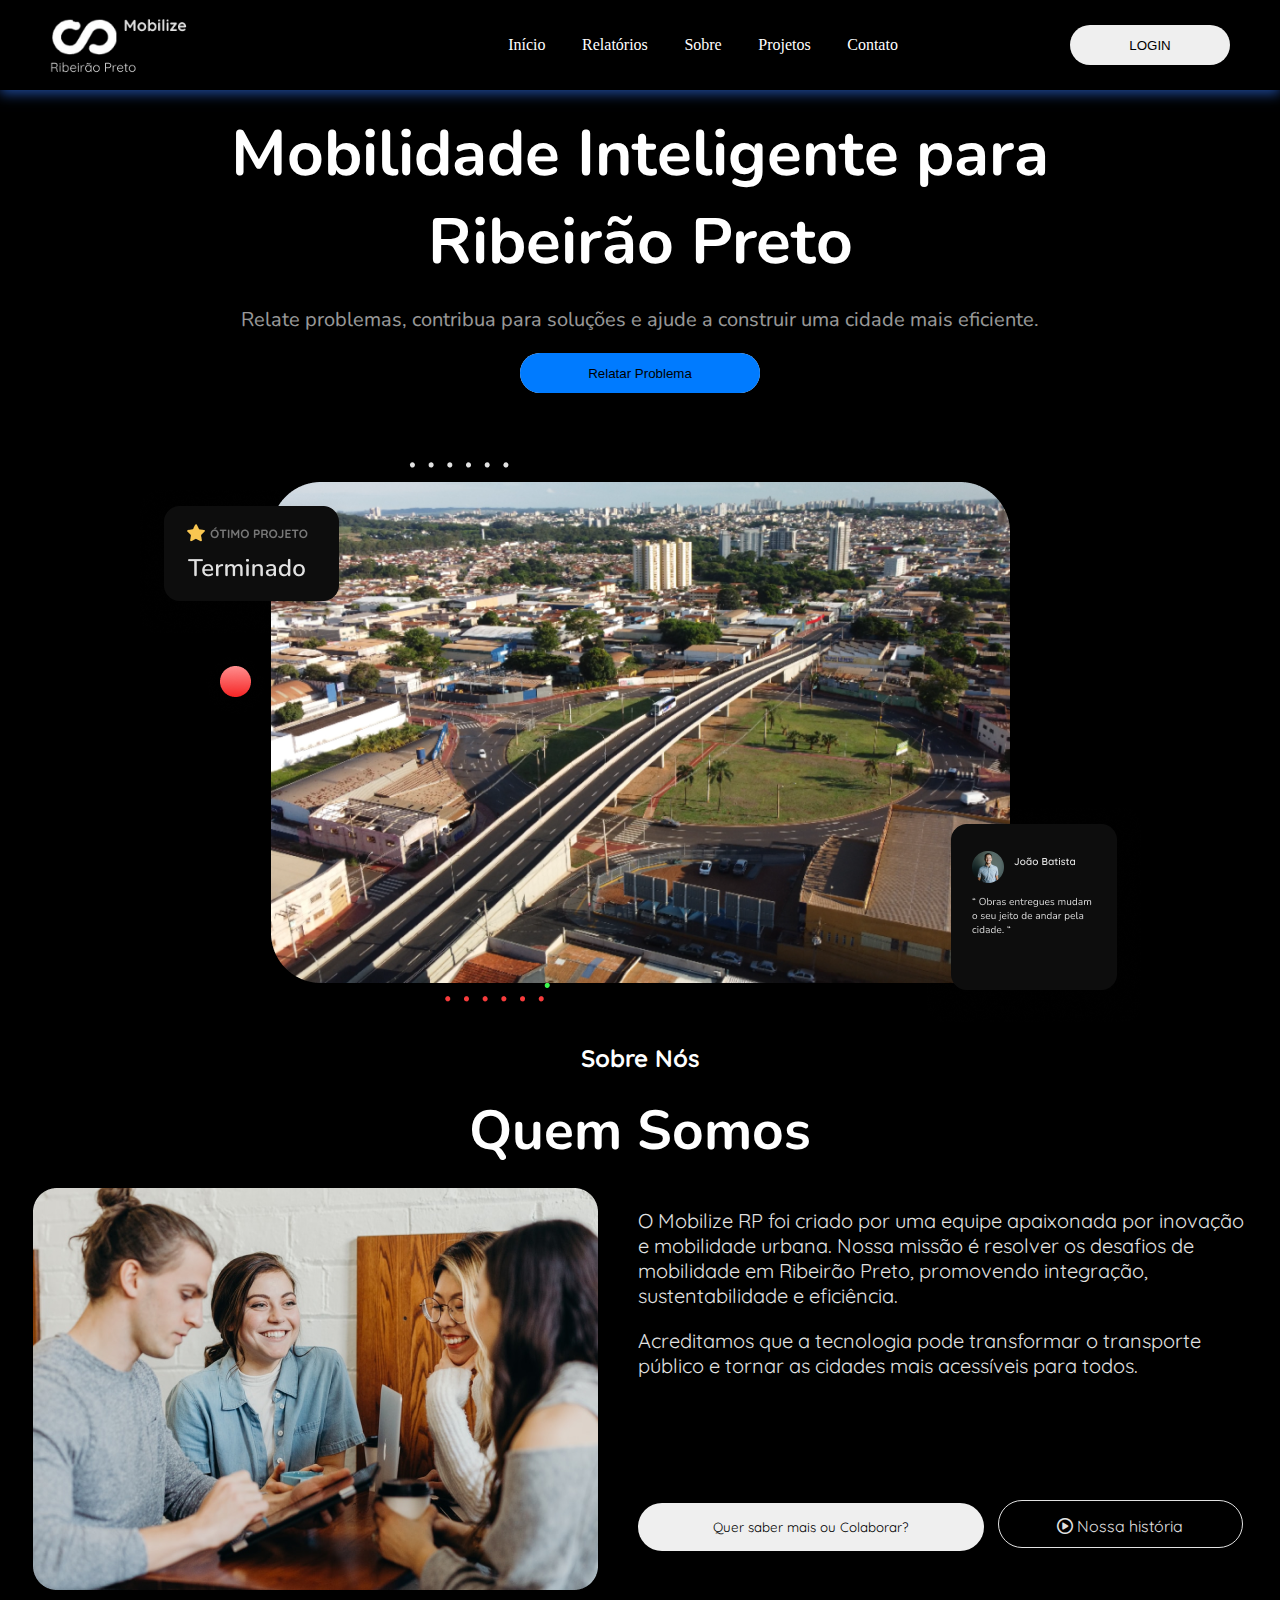
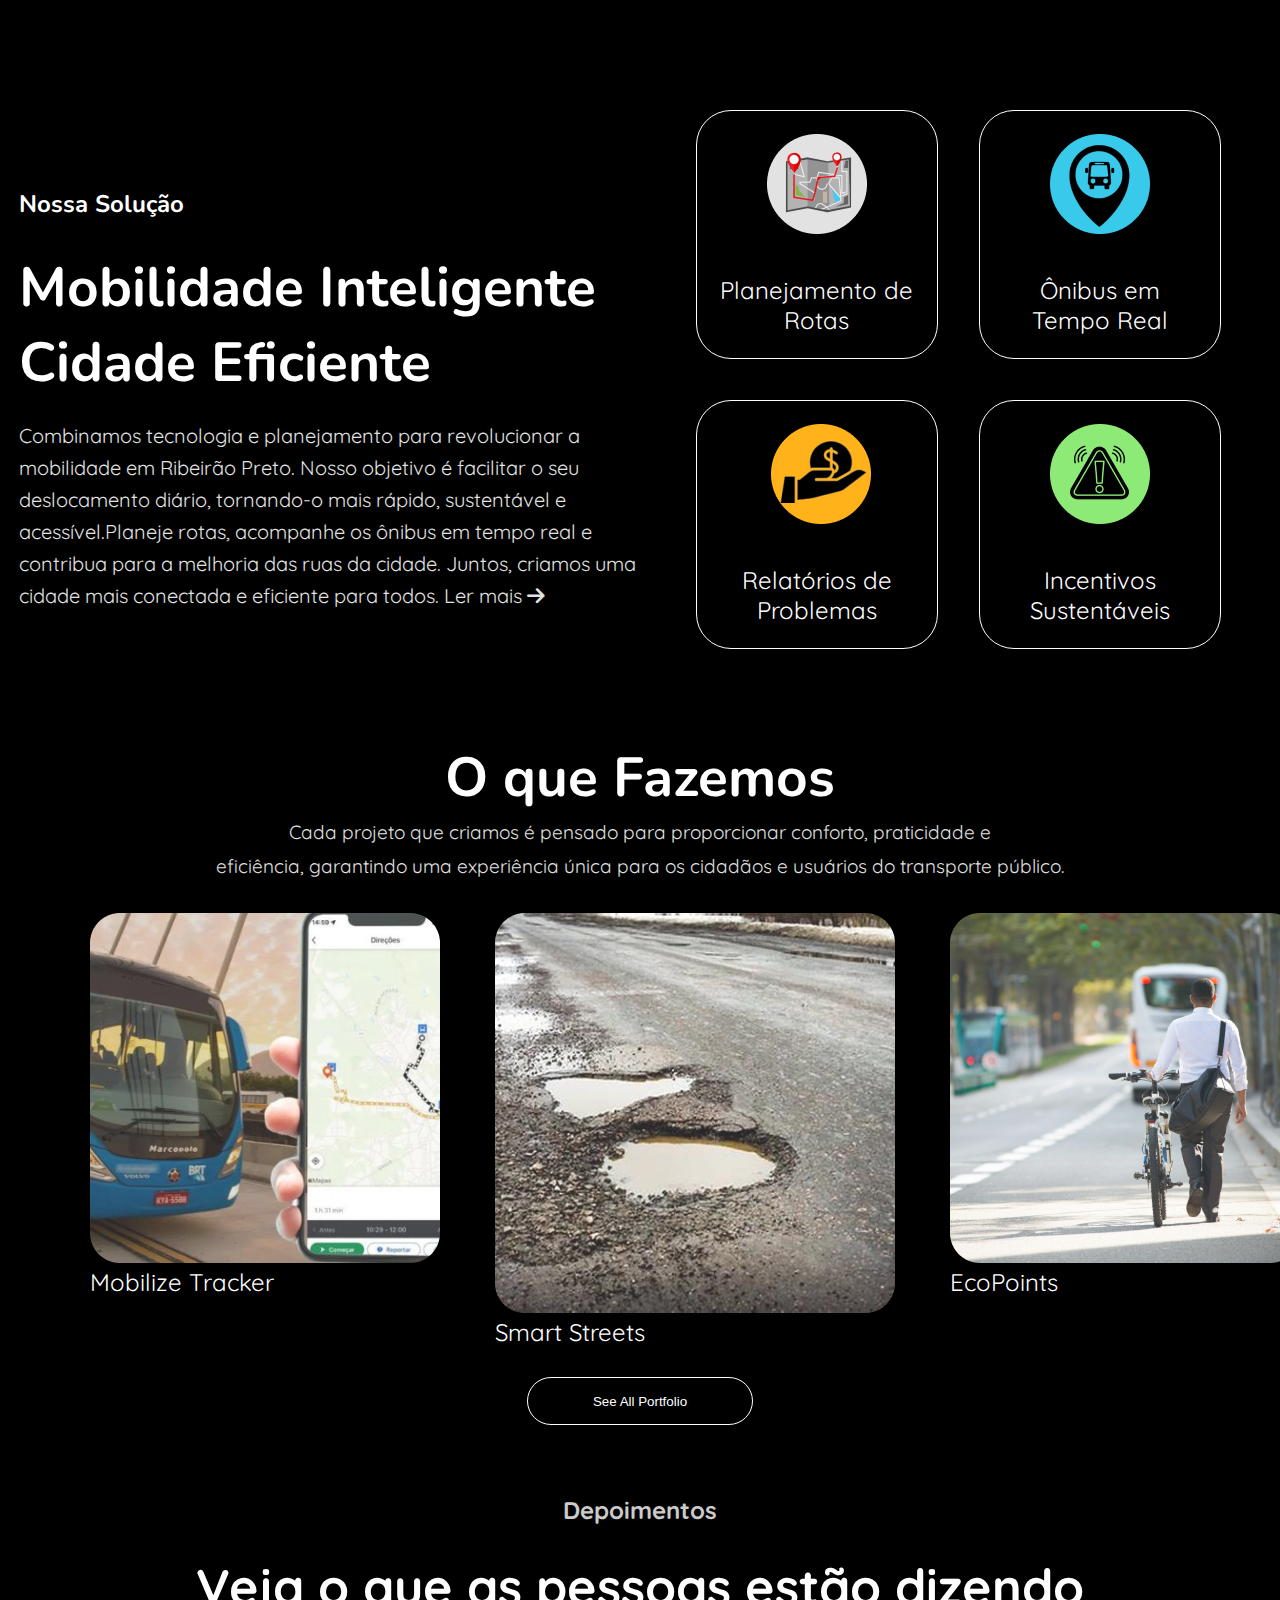
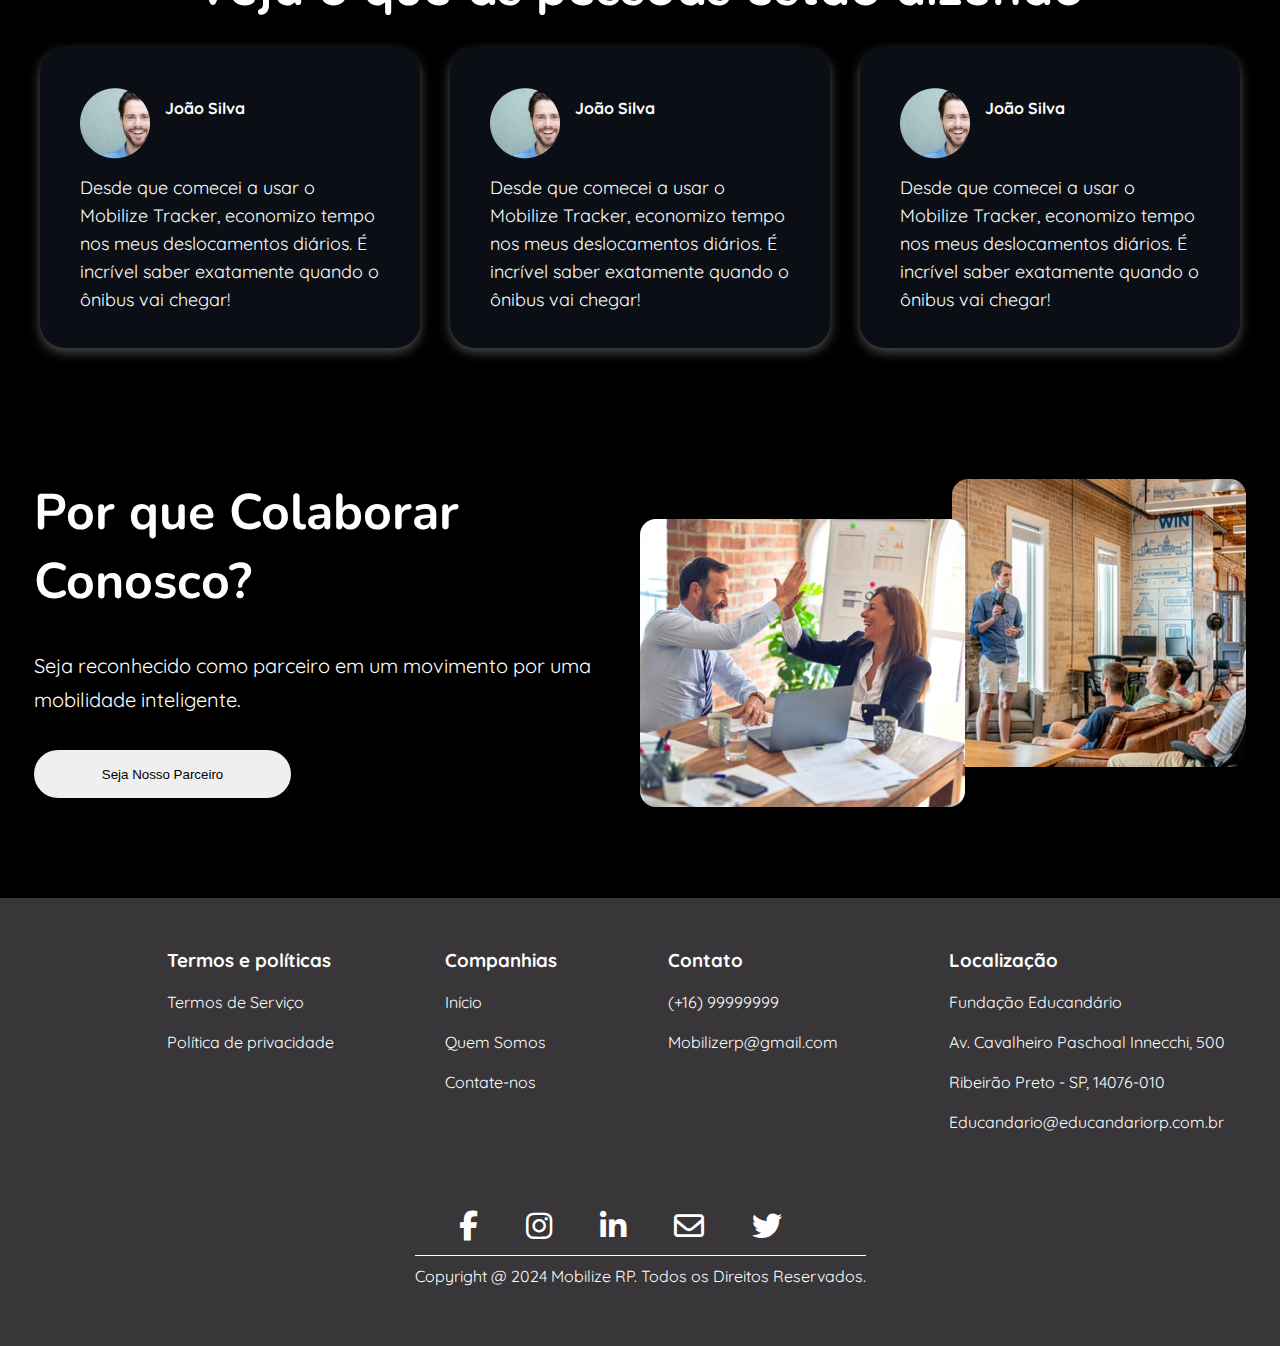
<file: index.html>
<!DOCTYPE html>
<html lang="pt-br">
<head>
    <meta charset="UTF-8">
    <meta name="viewport" content="width=device-width, initial-scale=1.0">
    <link rel="stylesheet" href="style.css">
    <link rel="stylesheet" href="https://cdnjs.cloudflare.com/ajax/libs/font-awesome/6.7.1/css/all.min.css">
    <script src="script.js" defer></script>
    <title>Projeto Hackathon</title>
</head>
<body>
    <header>
        <nav class="navegacao-cabecalho">
            <img src="img/Frame 3.png" alt="">
            <ul class="lista-cabecalho">
                <li class="itens-cabecalho"><a href="#">Início</a></li>
                <li class="itens-cabecalho"><a href="#">Relatórios</a></li>
                <li class="itens-cabecalho"><a href="#">Sobre</a></li>
                <li class="itens-cabecalho"><a href="#">Projetos</a></li>
                <li class="itens-cabecalho"><a href="#">Contato</a></li>
            </ul>
            <button class="btn-login" id="open-login-popup"><a href="#">LOGIN</a></button>

        </nav>
    </header>

    <main>
        <div class="container-principal">
            <h1>Mobilidade Inteligente para <br> Ribeirão Preto</h1>
            <p>Relate problemas, contribua para soluções e ajude a construir uma cidade mais eficiente.</p>
            <button><a href="#">Relatar Problema</a></button>
        </div>
        <div class="img-principal">
            <img class="img-principal-1" src="img/Frame 27.png" alt="">
        </div>
    </main>

    <section class="sobre">
        <h3 class="subtitulo-sobre">Sobre Nós</h3>
        <h2 class="titulo-sobre">Quem Somos</h2>
        <img src="img/Rectangle 832.png" alt="">
        <div class="container-texto-sobre">
            <p class="texto-sobre">O Mobilize RP foi criado por uma equipe apaixonada por inovação e mobilidade urbana. Nossa missão é resolver os desafios de mobilidade em Ribeirão Preto, promovendo integração, sustentabilidade e eficiência.</p>
            <p class="texto-sobre">Acreditamos que a tecnologia pode transformar o transporte público e tornar as cidades mais acessíveis para todos.</p>
            <button class="btn-sobre"><a href="#">Quer saber mais ou Colaborar?</a></button>
            <button class="btn-sobre dois">
                <a href="#">
                    <i class="fa-regular fa-circle-play"></i>
                    Nossa história
                </a>
            </button>
        </div>
    </section>

    <section class="solucao">
        <div class="texto-solucao">
            <h3 class="subtitulo-solucao">Nossa Solução</h3>
            <h2 class="titulo-solucao">Mobilidade Inteligente Cidade Eficiente</h2>
            <p class="paragrafo-solucao">Combinamos tecnologia e planejamento para revolucionar a mobilidade em Ribeirão Preto. Nosso objetivo é facilitar o seu deslocamento diário, tornando-o mais rápido, sustentável e acessível.Planeje rotas, acompanhe os ônibus em tempo real e contribua para a melhoria das ruas da cidade. Juntos, criamos uma cidade mais conectada e eficiente para todos. <span>Ler mais <i class="fa-solid fa-arrow-right"></i></span></p>
        </div>
        <div class="itens-solucao">
            <div class="divisoria-solucao">
                <div class="item-solucao">
                    <img src="img/Group 2117.png" alt="">
                    <p>Planejamento de Rotas</p>
                </div>
                <div class="item-solucao">
                    <img src="img/Group 2119.png" alt="">
                    <p>Ônibus em Tempo Real</p>
                </div>
            </div>
            <div class="divisoria-solucao">
                <div class="item-solucao">
                    <img src="img/Group 2120.png" alt="">
                    <p>Relatórios de Problemas</p>
                </div>
                <div class="item-solucao">
                    <img src="img/Group 2121.png" alt="">
                    <p>Incentivos Sustentáveis</p>
                </div>
            </div>
            
        </div>
    </section>

    <section class="projetos">
        <h2 class="titulo-projetos">
            O que Fazemos
        </h2>
        <p class="paragrafo-projetos">
            Cada projeto que criamos é pensado para proporcionar conforto, praticidade e <br> eficiência, garantindo uma experiência única para os cidadãos e usuários do transporte público.
        </p>
        <div class="itens-projetos">
            <div class="item-projetos">
                <img src="img/Rectangle 834.png" alt="">
                <p>Mobilize Tracker</p>
            </div>
            <div class="item-projetos">
                <img src="img/Group 2152.png" alt="">
                <p>Smart Streets</p>
            </div>
            <div class="item-projetos">
                <img src="img/Group 2154.png" alt="">
                <p>EcoPoints</p>
            </div>
        </div>
        <button class="btn-projetos"><a href="#">See All Portfolio</a></button>
    </section>

    <section class="depoimentos">
        <h3>Depoimentos</h3>
        <h2>Veja o que as pessoas estão dizendo</h2>
        <div class="itens-depoimentos">
            <div class="item-depoimentos">
                    <div class="pessoa">
                        <img src="img/Ellipse 57.png" alt="">
                        <h4>João Silva</h4>
                    </div>
                    <p class="texto-depoimentos">
                        Desde que comecei a usar o Mobilize Tracker, economizo tempo nos meus deslocamentos diários. É incrível saber exatamente quando o ônibus vai chegar! 
                    </p>
            </div>
            <div class="item-depoimentos">
                    <div class="pessoa">
                        <img src="img/Ellipse 57.png" alt="">
                        <h4>João Silva</h4>
                    </div>
                    <p class="texto-depoimentos">
                        Desde que comecei a usar o Mobilize Tracker, economizo tempo nos meus deslocamentos diários. É incrível saber exatamente quando o ônibus vai chegar! 
                    </p>
            </div>
            <div class="item-depoimentos">
                    <div class="pessoa">
                        <img src="img/Ellipse 57.png" alt="">
                        <h4>João Silva</h4>
                    </div>
                    <p class="texto-depoimentos">
                        Desde que comecei a usar o Mobilize Tracker, economizo tempo nos meus deslocamentos diários. É incrível saber exatamente quando o ônibus vai chegar! 
                    </p>
            </div>
        </div>
    </section>
    <section class="parceria">
        <div class="container-texto-parceria">
            <h2 class="titulo-parceria">
                Por que Colaborar Conosco?
            </h2>
            <p class="paragrafo-parceria">
                Seja reconhecido como parceiro em um movimento por uma mobilidade inteligente.
            </p>
            <button class="btn-parceria">
                <a href="">Seja Nosso Parceiro</a>
            </button>
        </div>
        <img class="img-1-parceria" src="img/Rectangle 839.png" alt="">
        <img src="img/Rectangle 840.png" alt="">
    </section>
    <footer>
        <ul class="lista-rodape">
            <li class="logo-rodape">

            </li>
            <li class="itens-rodape">
                <h3 class="titulo-rodape">Termos e políticas</h3>
                <p>Termos de Serviço</p>
                <p>Política de privacidade</p>
            </li>
            <li class="itens-rodape">
                <h3 class="titulo-rodape">Companhias</h3>
                <p>Início</p>
                <p>Quem Somos</p>
                <p>Contate-nos</p>
            </li>
            <li class="itens-rodape">
                <h3 class="titulo-rodape">Contato</h3>
                <p>(+16) 99999999</p>
                <p>Mobilizerp@gmail.com</p>
            </li>
            <li class="itens-rodape">
                <h3 class="titulo-rodape">Localização</h3>
                <p>Fundação Educandário</p>
                <p>Av. Cavalheiro Paschoal Innecchi, 500</p>
                <p>Ribeirão Preto - SP, 14076-010</p>
                <p>Educandario@educandariorp.com.br</p>
            </li>
        </ul>
        <ul class="lista-sociais-rodape">
            <li class="itens-sociais-rodape">
                <a href="#">
                    <i class="fa-brands fa-facebook-f"></i>
                </a>
                <a href="#">
                    <i class="fa-brands fa-instagram"></i>
                </a>
                <a href="#">
                    <i class="fa-brands fa-linkedin-in"></i>
                </a>
                <a href="#">
                    <i class="fa-regular fa-envelope"></i>
                </a>
                <a href="#">
                    <i class="fa-brands fa-twitter"></i>
                </a>
            </li>
            <li class="itens-sociais-rodape">
                <p>Copyright @ 2024 Mobilize RP. Todos os Direitos Reservados.</p>
            </li>
        </ul>
    </footer>

    <!-- Popup de Login -->
    <div class="popup-overlay" id="login-popup">
        <div class="popup-content" id="popup-content">
            <h1 class="titulo-login">Bem-vindo!</h1>
            <p class="paragrafo-login">Faça login para continuar.</p>
            <form action="#" method="POST" class="form-login">
                <label for="email" class="label-login">E-mail</label>
                <input type="email" id="email" name="email" class="input-login" placeholder="Digite seu e-mail" required>
    
                <label for="senha" class="label-login">Senha</label>
                <input type="password" id="senha" name="senha" class="input-login" placeholder="Digite sua senha" required>
                <a href="/pag-cadastro/index.html" class="paragrafo-cadastro">Faça seu Cadastro</a>
    
                <button type="submit" class="btn-login-popup">Entrar</button>
            </form>
            <button class="btn-close-popup" id="close-login-popup">Fechar</button>
        </div>
    </div>
    
    <script src="auth/login.js"></script>
</body>
</html>
</file>
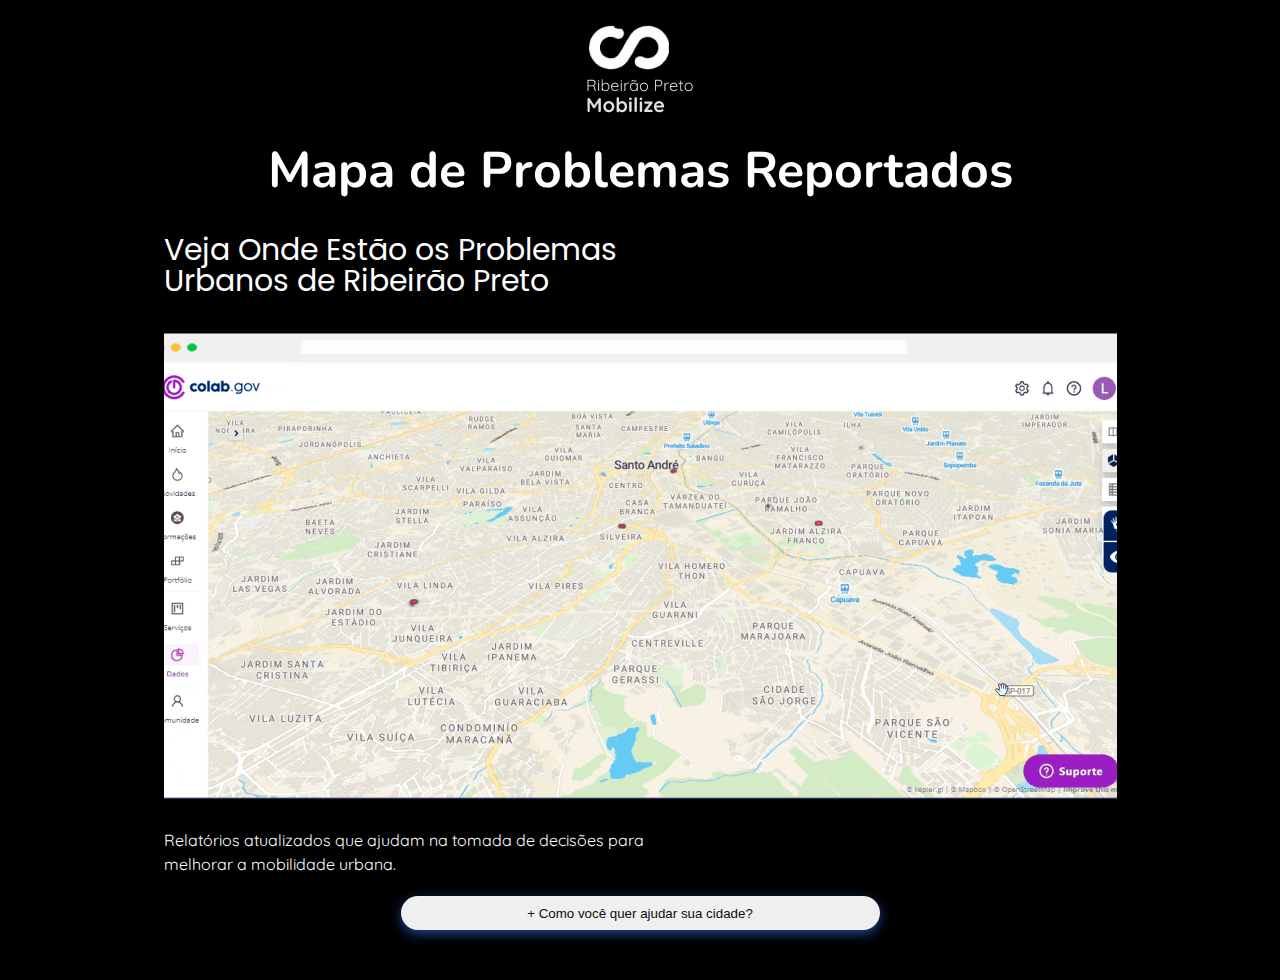
<file: pag-ralatorio/index.html>
<!DOCTYPE html>
<html lang="pt-br">
<head>
    <meta charset="UTF-8">
    <meta name="viewport" content="width=device-width, initial-scale=1.0">
    <link rel="stylesheet" href="style.css">
    <title>Relatórios</title>
</head>
<body>
    <header>
        <img src="img/Component 1.png" alt="">
    </header>
    <section class="relatorio">
        <div class="container-relatorio">
            <h1 class="titulo-relatorio">
                Mapa de Problemas Reportados
            </h1>
            <p class="paragrafo-relatorio">
                Veja Onde Estão os Problemas <br> Urbanos de Ribeirão Preto
            </p>
            <img src="img/GIF_INTERFACE_COLABGOV 1.png" alt="">
            <p class="texto-relatorio">
                Relatórios atualizados que ajudam na tomada de decisões para <br>melhorar a mobilidade urbana.
            </p>
            <button class="btn-relatorio">
                <a href="#">+ Como você quer ajudar sua cidade?</a>
            </button>
        </div>
    </section>
</body>
</html>
</file>
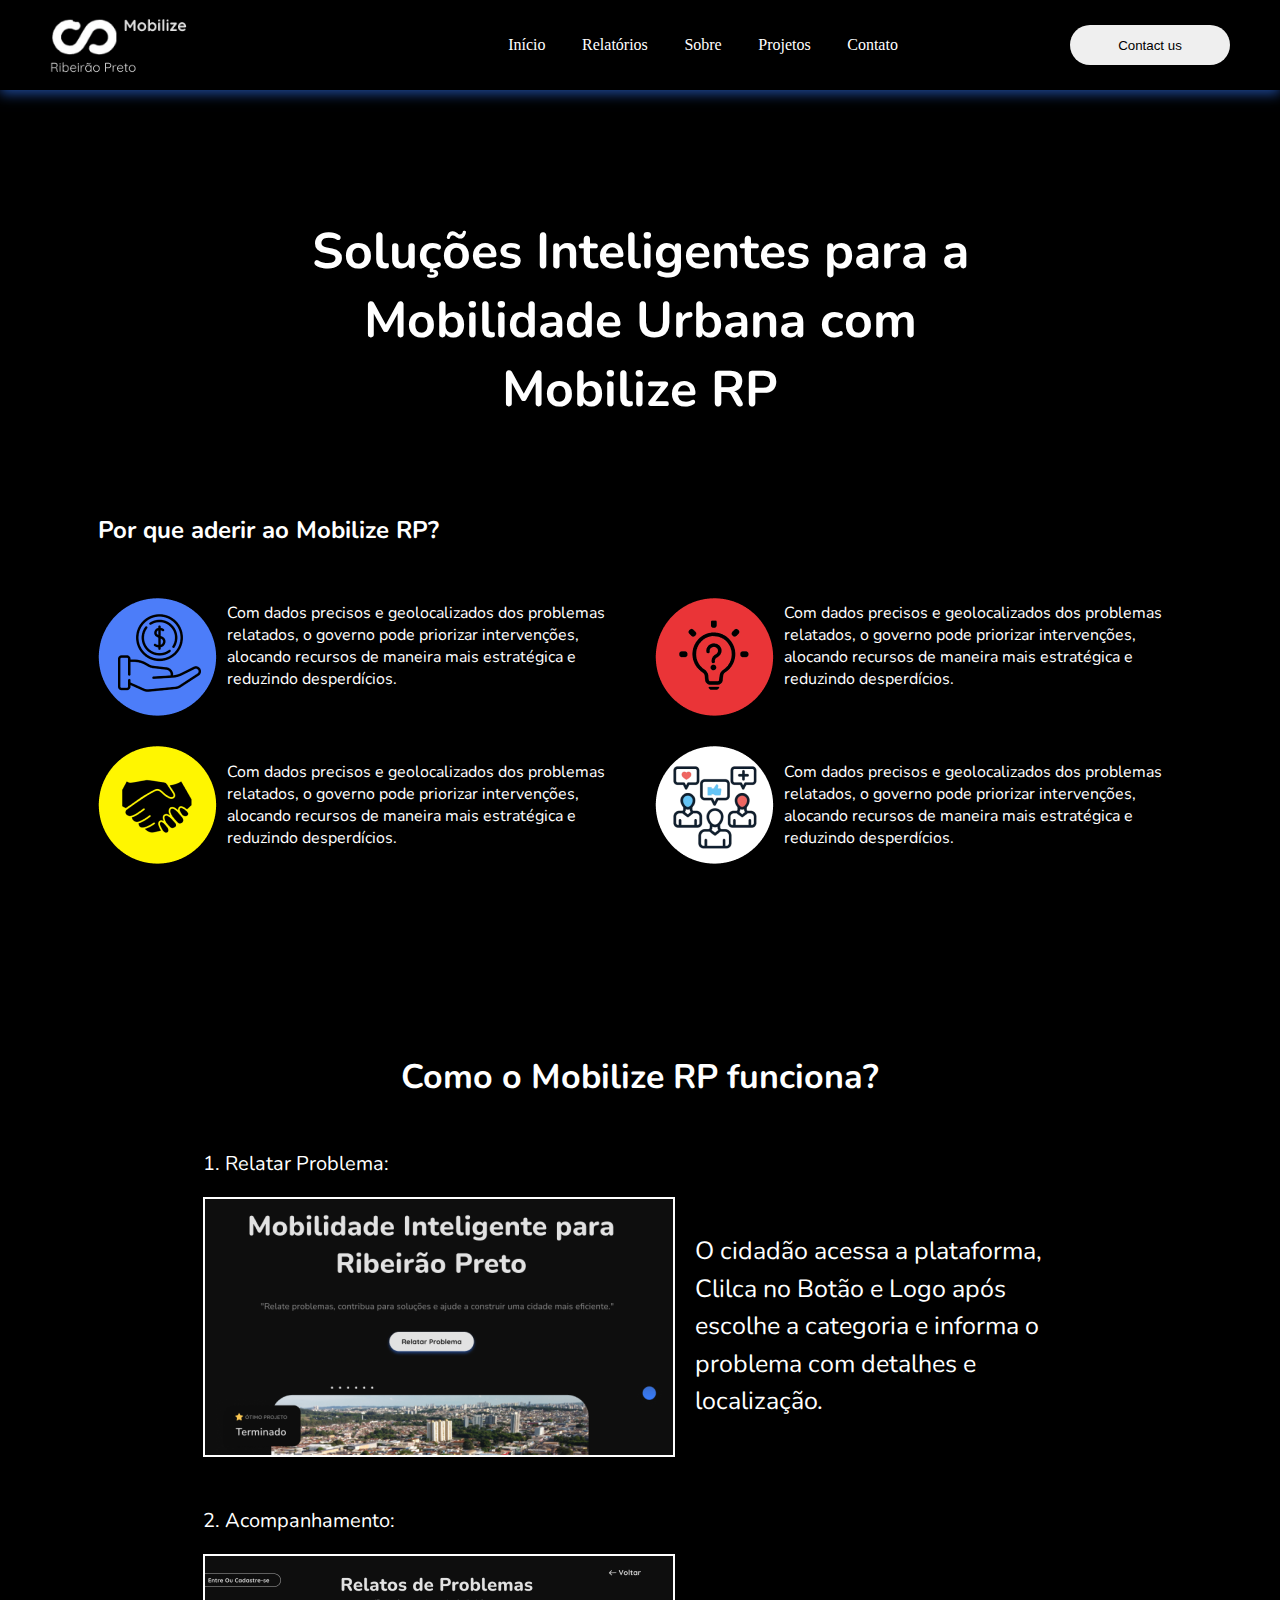
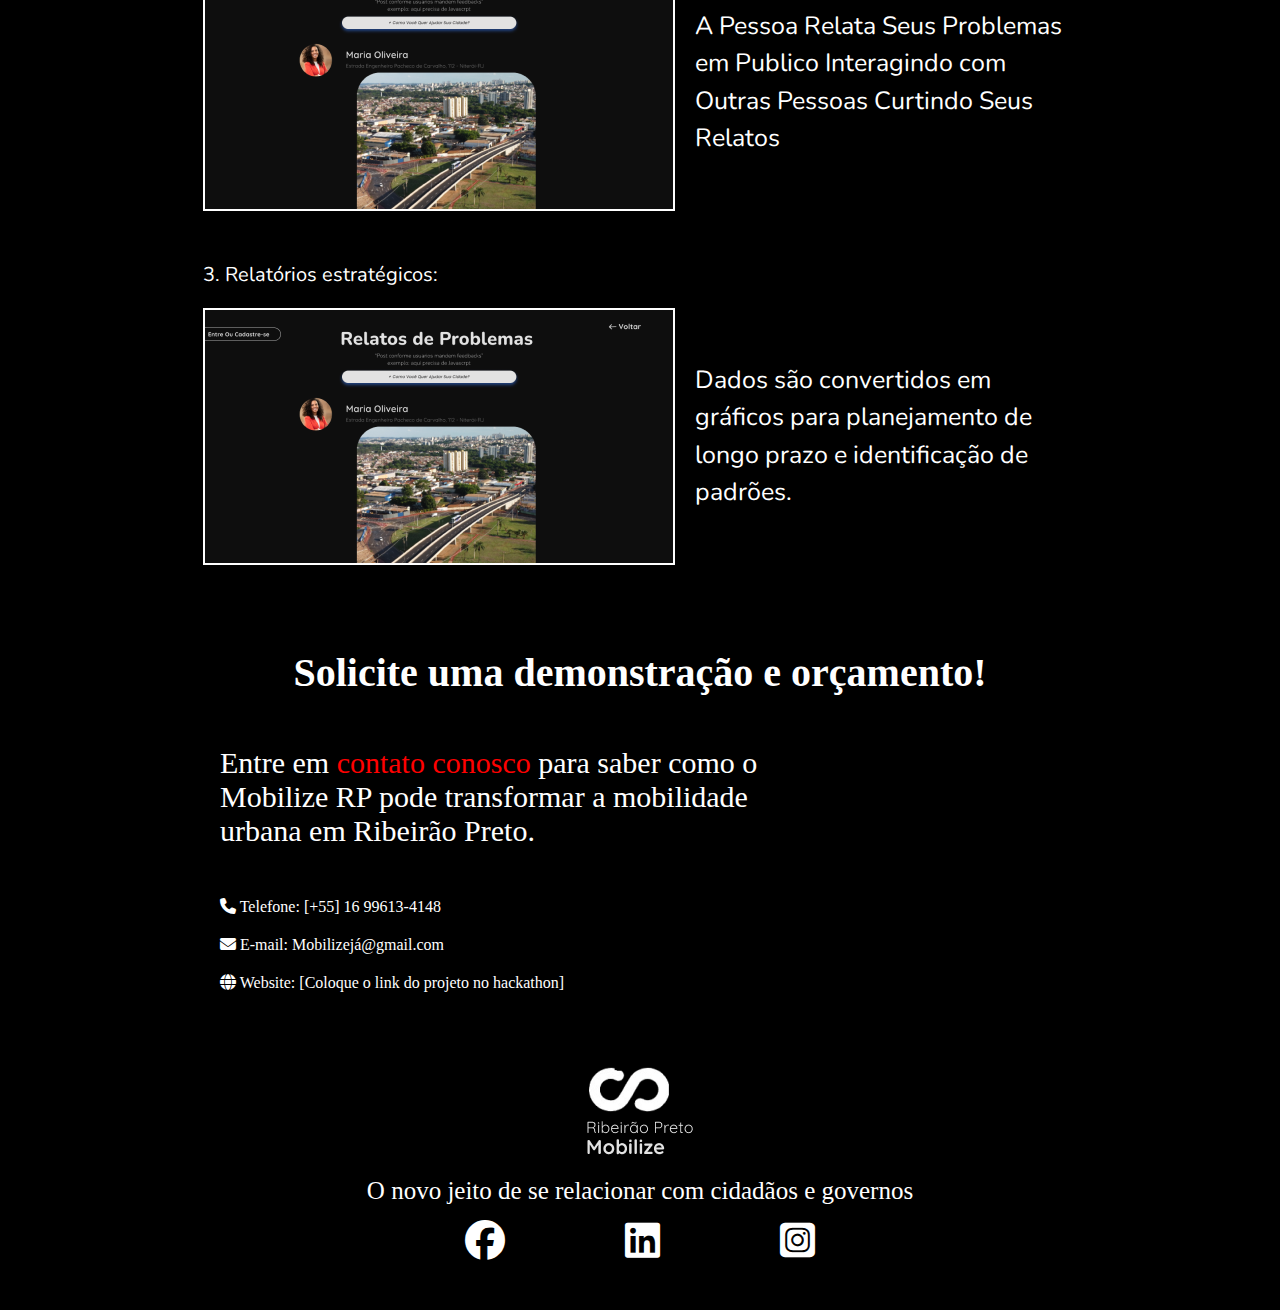
<file: pag-solucao/index.html>
<!DOCTYPE html>
<html lang="pt-br">
<head>
    <meta charset="UTF-8">
    <meta name="viewport" content="width=device-width, initial-scale=1.0">
    <link rel="stylesheet" href="style.css">
    <link rel="stylesheet" href="https://cdnjs.cloudflare.com/ajax/libs/font-awesome/6.7.1/css/all.min.css">
    <title>Soluções Inteligentes</title>
</head>
<body>
    <header>
        <nav class="navegacao-cabecalho">
            <img src="img/Frame 3 (1).png" alt="">
            <ul class="lista-cabecalho">
                <li class="itens-cabecalho"><a href="#">Início</a></li>
                <li class="itens-cabecalho"><a href="#">Relatórios</a></li>
                <li class="itens-cabecalho"><a href="#">Sobre</a></li>
                <li class="itens-cabecalho"><a href="#">Projetos</a></li>
                <li class="itens-cabecalho"><a href="#">Contato</a></li>
            </ul>
            <button class="btn-cabecalho">Contact us</button>
        </nav>
    </header>

    <section class="solucao">
        <h1 class="titulo-solucao">
            Soluções Inteligentes para a <br> Mobilidade Urbana com <br>
            Mobilize RP
        </h1>
        <div class="itens-solucao">
            <h4>Por que aderir ao Mobilize RP?</h4>
            <div class="item-solucao div1">
               <img src="img/Frame 32 (2).png" alt=""> 
               <p class="paragrafo-item-solucao">
                Com dados precisos e geolocalizados dos problemas relatados, o governo pode priorizar intervenções, alocando recursos de maneira mais estratégica e reduzindo desperdícios.
               </p>
            </div>
            <div class="item-solucao div2">
               <img src="img/Frame 32 (1).png" alt=""> 
               <p class="paragrafo-item-solucao">
                Com dados precisos e geolocalizados dos problemas relatados, o governo pode priorizar intervenções, alocando recursos de maneira mais estratégica e reduzindo desperdícios.
               </p>
            </div>
            <div class="item-solucao div3">
               <img src="img/Group 2121 (4).png" alt=""> 
               <p class="paragrafo-item-solucao">
                Com dados precisos e geolocalizados dos problemas relatados, o governo pode priorizar intervenções, alocando recursos de maneira mais estratégica e reduzindo desperdícios.
               </p>
            </div>
            <div class="item-solucao div4">
               <img src="img/Group 2117 (1).png" alt=""> 
               <p class="paragrafo-item-solucao">
                Com dados precisos e geolocalizados dos problemas relatados, o governo pode priorizar intervenções, alocando recursos de maneira mais estratégica e reduzindo desperdícios.
               </p>
            </div>
        </div>
    </section>
    <section class="como-funciona">
        <h4>Como o Mobilize RP funciona?</h4>
        <div class="itens-como-funciona">
            <p>1. Relatar Problema:</p>
            <div class="separacao-como-funciona">
                <img src="img/Captura de tela 2024-12-04 142524 1.png" alt="">
                <p>O cidadão acessa a plataforma, Clilca no Botão e Logo após escolhe a categoria e informa o problema com detalhes e localização.</p>
            </div>
        </div>
        
        <div class="itens-como-funciona">
            <p>2. Acompanhamento:</p>
            <div class="separacao-como-funciona">
                <img src="img/Captura de tela 2024-12-04 145638 3.png" alt="">
                <p>A Pessoa Relata Seus Problemas em Publico Interagindo com Outras Pessoas Curtindo Seus Relatos </p>
            </div>
        </div>

        <div class="itens-como-funciona">
            <p>3. Relatórios estratégicos:</p>
            <div class="separacao-como-funciona">
                <img src="img/Captura de tela 2024-12-04 145638 2.png" alt="">
                <p>Dados são convertidos em gráficos para planejamento de longo prazo e identificação de padrões.</p>
            </div>
        </div>
    </section>

    <section class="orcamento">
        <h2>Solicite uma demonstração e orçamento!</h2>
        <p>
            Entre em <a href="">contato conosco</a> para saber como o Mobilize RP pode transformar a mobilidade urbana em Ribeirão Preto.
        </p>

        <ul>
            <li>
                <p>
                    <i class="fa-solid fa-phone"></i>
                    Telefone: [+55] 16 99613-4148
                </p>
            </li>
            <li>
                <p>
                    <i class="fa-solid fa-envelope"></i>
                    E-mail: Mobilizejá@gmail.com
                </p>
            </li>
            <li>
                <p>
                    <i class="fa-solid fa-globe"></i>
                    Website: [Coloque o link do projeto no hackathon]
                </p>
            </li>
        </ul>
    </section>
    <footer>
        <ul>
            <li>
                <img src="img/Component 1 1.png" alt="">
            </li>
            <li>
                <p>O novo jeito de se relacionar com cidadãos e governos</p>
            </li>
            <li class="item-icone-rodape">
                <i class="fa-brands fa-facebook"></i>
                <i class="fa-brands fa-linkedin"></i>
                <i class="fa-brands fa-square-instagram"></i>
            </li>
        </ul>
    </footer>
</body>
</html>
</file>
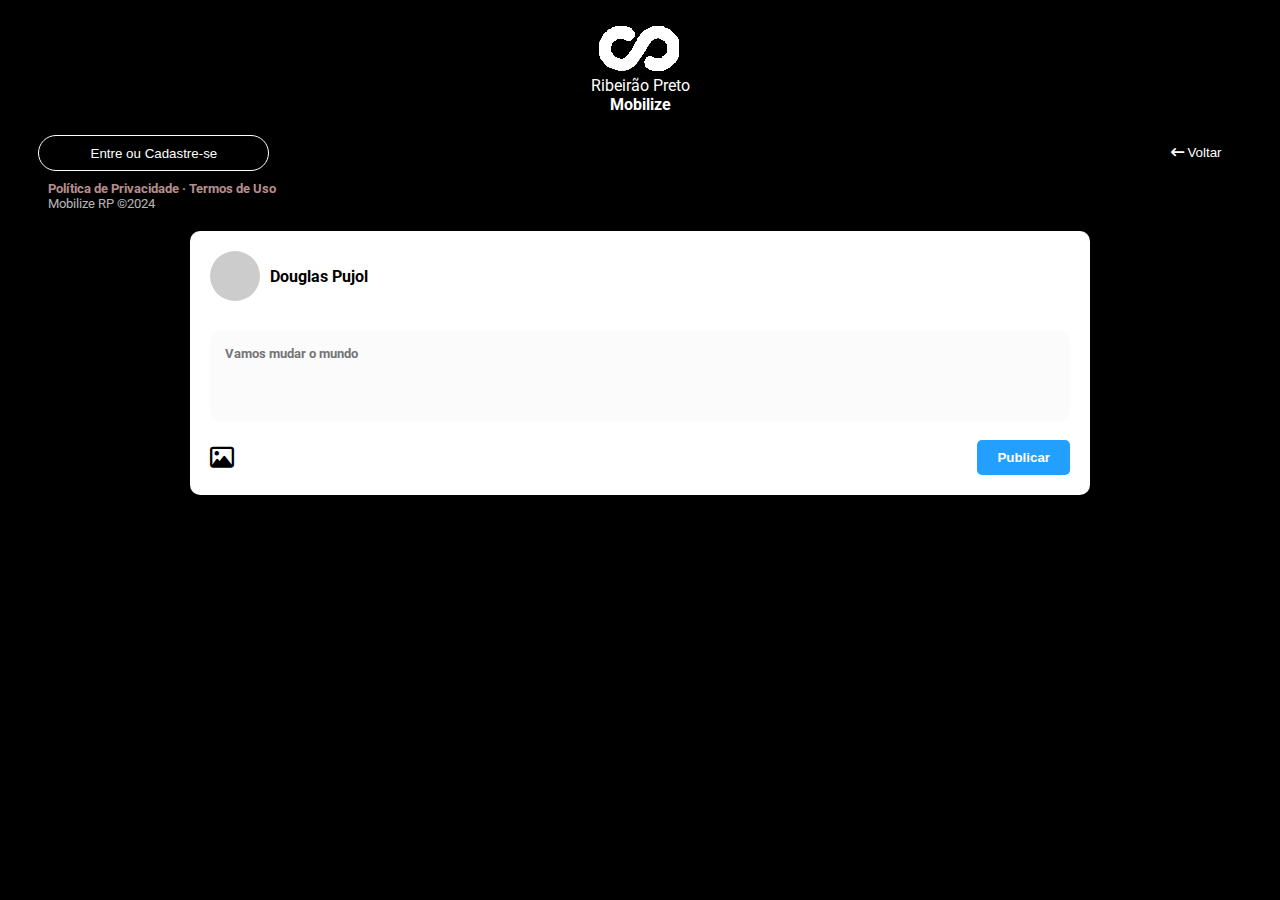
<file: pag-relatar-problema/pag.html>
<!DOCTYPE html>
<html lang="pt-br">
<head>
    <meta charset="UTF-8">
    <meta name="viewport" content="width=device-width, initial-scale=1.0">
    <link rel="stylesheet" href="style.css">
    <link rel="stylesheet" href="https://cdnjs.cloudflare.com/ajax/libs/font-awesome/6.7.1/css/all.min.css">
    <script type="module" src="script.js" defer></script>
    <title>Relatar Problema</title>
</head>
<body>
    <header>
        <img src="img/Captura_de_tela_2024-12-02_140851-removebg-preview 1.png" alt="">
        <p>Ribeirão Preto <br> <h4>Mobilize</h4></p>
    </header>

    <div class="login">
        <div class="container-login">
            <button class="btn-login">
                <a href="">Entre ou Cadastre-se</a>
            </button>
            <p>
                <strong>Política de Privacidade · Termos de Uso</strong> <br> Mobilize RP ©2024
            </p>
        </div>
        <button class="btn-voltar">
            <a href="">
                <i class="fa-solid fa-arrow-left-long"></i>
                Voltar
            </a>
        </button>
    </div>

    <main>
        <div class="new-post">
            <div class="info-user">
                <div class="img-user"></div>
                <strong>Douglas Pujol</strong>
            </div>

            <form id="formPost" class="form-post">
                <textarea id="textarea" name="textarea" placeholder="Vamos mudar o mundo"></textarea>

                <div class="icons-and-button">
                    <div class="icons">
                      <button class="btn-file-form">
                        <i class="fa-regular fa-image"></i>
                      </button> 
                    </div>
                    <button type="submit" class="btn-submit-form">
                        Publicar
                    </button>
                </div>
            </form>
        </div>

        <ul id="posts" class="posts">
            <!-- Os posts serão adicionados dinamicamente aqui -->
        </ul>
    </main>
</body>
</html>
</file>
<file: style.css>
@import url('https://fonts.googleapis.com/css2?family=Nunito:ital,wght@0,200..1000;1,200..1000&family=Pacifico&family=Poppins:ital,wght@0,100;0,200;0,300;0,400;0,500;0,600;0,700;0,800;0,900;1,100;1,200;1,300;1,400;1,500;1,600;1,700;1,800;1,900&display=swap');

@import url('https://fonts.googleapis.com/css2?family=Nunito:ital,wght@0,200..1000;1,200..1000&family=Pacifico&family=Poppins:ital,wght@0,100;0,200;0,300;0,400;0,500;0,600;0,700;0,800;0,900;1,100;1,200;1,300;1,400;1,500;1,600;1,700;1,800;1,900&family=Quicksand:wght@300..700&display=swap');

* {
    margin: 0;
    padding: 0;
    box-sizing: border-box;
}

html, body {
    width: 100%;
    height: 100%;
    background-color: black;
    color: white;
}

nav {
    width: 100%;
    height: 10vh;
    display: flex;
    justify-content: space-between;
    align-items: center;
    padding: 0 50px;
    box-shadow: 0 4px 12px rgba(49, 118, 245, 0.596);
    position: relative;
}

nav > img {
    height: 60px;
}

.logo-cabecalho {
    display: flex;
    align-items: center;
    justify-content: center;
    border-radius: 15px;
}

.lista-cabecalho {
    list-style: none;
    display: flex;
    gap: 15%;
}

.itens-cabecalho > a {
    text-decoration: none;
    color: white;
    transition: all 2s;
}

.itens-cabecalho > a:hover {
    text-decoration: underline;
}

.btn-login {
    width: 10rem;
    height: 2.5rem;
    border-radius: 25px;
    border: none;
    cursor: pointer;
}

.btn-login > a {
    text-decoration: none;
    color: black;
}

.btn-usuario {
    width: 10rem;
    height: 2.5rem;
    border-radius: 25px;
    border: none;
    cursor: pointer;
}

.btn-usuario > a {
    text-decoration: none;
    color: black;
}

main {
    display: flex;
    flex-direction: column;
    align-items: center;
    gap: 10px;
}

.container-principal {
    display: flex;
    flex-direction: column;
    justify-content: center;
    align-items: center;
    padding: 20px;
    gap: 20px;
}

.container-principal > h1 {
    font-family: "Nunito", sans-serif;
    font-size: 4rem;
    text-align: center;
}

.container-principal > p {
    max-width: 861px;
    text-align: center;
    font-family: "Nunito", sans-serif;
    font-size: 20px;
    opacity: 60%;
}

.container-principal > button {
    width: 15rem;
    height: 2.5rem;
    border-radius: 25px;
    border: none;
    box-shadow: 0 4px 12px rgba(49, 118, 245, 0.596);
    cursor: pointer;
}

.container-principal > button > a {
    text-decoration: none;
    color: black;
}

.container-principal > button {
    border-color: rgba(49, 118, 245, 0.596);
    color: #fff;
    box-shadow: 0 0 40px 40px #007bff inset, 0 0 0 0 rgba(49, 118, 245, 0.596);;
    transition: all 150ms ease-in-out;
  }
  
  .container-principal > button:hover {
    box-shadow: 0 0 10px 0 #007bff inset, 0 0 10px 4px rgba(49, 118, 245, 0.596);;
    color: black;
  }
  

.sobre {
    display: grid;
    grid-template-areas: 
    'h2 h2 h2 h2'
    'h1 h1 h1 h1'
    'img img texto texto'
    'img img texto texto';
    justify-content: center;
    gap: 20px;
    font-family: "Quicksand", sans-serif;
}

.subtitulo-sobre {
    grid-area: h2;
    display: flex;
    justify-content: center;
    font-size: 24px;
}

.titulo-sobre {
    grid-area: h1;
    display: flex;
    justify-content: center;
    font-family: "Nunito", sans-serif;
    font-size: 55px;
}

.img-sobre {
    grid-area: img;
}

.container-texto-sobre {
    grid-area: texto; 
}

.texto-sobre {
    max-width: 610px;
    margin-top: 20px;
    font-size: 20px;
    color: #E2E2E2;
}

.btn-sobre {
    font-family: "Quicksand", sans-serif;
    margin-top: 20%;
    width: 346px;
    height: 48px;
    border-radius: 25px;
    padding: 15px;
    border: none;
    cursor: pointer;
}

.btn-sobre > a {
    text-decoration: none;
    color: black;
}

.dois {
    width: 245px;
    background-color: black;
    color: #E2E2E2;
    border: 1px solid;
    font-size: 16px;
    margin-left: 10px;
    transition: background-color 1s;
}

.dois:hover {
    background-color: rgba(49, 118, 245, 0.596);
}

.dois > a {
    text-decoration: none;
    color: #E2E2E2;
}

.dois > i {
    width: 24px;
    height: 24px;
}

.solucao {
    display: grid;
    grid-template-columns: auto auto;
    justify-content: center;
    gap: 15px;
    font-family: "Nunito", sans-serif;
    margin-top: 100px;
}

.texto-solucao {
    max-width: 662px;
    margin: auto;
}

.subtitulo-solucao {
    font-size: 24px;
}

.titulo-solucao {
    font-size: 55px;
    margin-top: 30px;
}

.paragrafo-solucao {
    font-family: "Quicksand", sans-serif;
    color: #E2E2E2;
    font-size: 20px;
    line-height: 32px;
    margin-top: 20px;
}

.item-solucao {
    width: 242px;
    height: 249px;
    border: 1px solid;
    display: flex;
    flex-direction: column;
    justify-content: center;
    align-items: center;
    gap: 20%;
    font-family: "Quicksand", sans-serif;
    font-size: 24px;
    text-align: center;
    margin: 0 41px 41px 0;
    padding: 20px;
    border-radius: 35px;
}

.divisoria-solucao {
    display: flex;
}

.projetos {
    display: flex;
    flex-direction: column;
    justify-content: center;
    align-items: center;
    margin-top: 50px;
    font-family: "Quicksand", sans-serif;
}

.titulo-projetos {
    font-family: "Nunito", sans-serif;
    font-size: 55px;
}

.paragrafo-projetos {
    font-size: 19px;
    line-height: 34px;
    color: #E2E2E2;
    text-align: center;
}

.itens-projetos {
    display: flex;
    gap: 5%;
    margin-top: 30px;
}

.item-projetos > p {
    font-size: 24px;
}

.btn-projetos {
    width: 226px;
    height: 48px;
    border: 1px solid;
    border-radius: 24px;
    background-color: black;
    color: white;
    margin-top: 30px;
    cursor: pointer;
    transition: background-color 1s;
}

.btn-projetos:hover {
    background-color: rgba(49, 118, 245, 0.596);
}

.btn-projetos > a {
    text-decoration: none;
    color: white;
}

.depoimentos {
    display: flex;
    flex-direction: column;
    justify-content: center;
    align-items: center;
    gap: 30px;
    font-family: "Quicksand", sans-serif;
    margin-top: 70px;
}

.depoimentos > h3 {
    font-size: 24px;
    color: #E2E2E2;
    opacity: 90%;
}

.depoimentos > h2 {
    font-size: 50px;
}

.itens-depoimentos {
    display: flex;
    gap: 30px;
}

.item-depoimentos {
    width: 380px;
    height: 300px;
    padding: 40px;
    border-radius: 25px;
    background-color: #0B0F15;
    box-shadow: 0 4px 12px rgba(255, 255, 255, 0.308);
}

.pessoa {
    display: flex;
    gap: 15px;
}

.pessoa > h4 {
    padding-top: 10px;
}

.item-depoimentos > h4 {
    font-size: 20px;
}

.texto-depoimentos {
    font-size: 18px;
    padding-top: 15px;
    line-height: 28px;
}

.parceria {
    display: flex;
    justify-content: center;
    margin-top: 100px;
    align-items: center;
}

.container-texto-parceria {
    padding-top: 30px;
}

.titulo-parceria {
    max-width: 491px;
    font-size: 50px;
    font-family: "Nunito", sans-serif;
}

.paragrafo-parceria {
    max-width: 593px;
    font-size: 20px;
    line-height: 34px;
    font-family: "Quicksand", sans-serif;
    margin-top: 33px;
}

.btn-parceria {
    width: 257px;
    height: 48px;
    border-radius: 24px;
    border: none;
    margin-top: 33px;
    cursor: pointer;
}

.btn-parceria > a {
    text-decoration: none;
    color: black;
}

.img-1-parceria {
    position: relative;
    left: 1%;
    top: 40px;
}

footer {
    height: 448px;
    margin-top: 100px;
    background-color: #383638;
    font-family: "Quicksand", sans-serif;
    padding: 50px 0 50px 0;
    display: flex;
    flex-direction: column;
    justify-content: space-between;
}

.lista-rodape {
    list-style: none;
    display: flex;
    justify-content: space-around;
}

.itens-rodape > p {
    margin-top: 20px;
    cursor: pointer;
}

.itens-rodape > p:hover {
    color: #007bff;
}

.lista-sociais-rodape {
    list-style: none;
    display: flex;
    flex-direction: column;
    align-items: center;
    justify-content: space-around;
}

.itens-sociais-rodape > p {
    border-top: 1px solid;
    margin: 10px;
    padding-top: 10px;
}

.itens-sociais-rodape > a {
    width: 40px;
    height: 40px;
    margin-right: 40px;
    font-size: 30px;
    text-decoration: none;
    color: white;
}

.itens-sociais-rodape > a:hover {
    color: #007bff;
}


/** teste /**/

/* Overlay do Popup */
.popup-overlay {
    display: none; /* Inicia oculto */
    position: fixed;
    top: 0;
    left: 0;
    width: 100vw;
    height: 100vh;
    background-color: rgba(0, 0, 0, 0.5); /* Fundo semi-transparente */
    justify-content: center;
    align-items: center;
    z-index: 1000;
}

/* Conteúdo do Popup */
.popup-content {
    position: absolute;
    width: 400px;
    padding: 20px;
    background-color: #1C1C1C; /* Fundo escuro */
    border-radius: 15px;
    box-shadow: 0 4px 12px rgba(49, 118, 245, 0.596);
    cursor: grab; /* Indica que pode ser arrastado */
    z-index: 1100;
}

/* Estilo do Título */
.titulo-login {
    font-size: 24px;
    text-align: center;
    font-family: "Nunito", sans-serif;
    margin-bottom: 10px;
    color: #FFFFFF;
}

/* Estilo do Parágrafo */
.paragrafo-login {
    font-size: 16px;
    text-align: center;
    font-family: "Poppins", sans-serif;
    margin-bottom: 20px;
    color: #CCCCCC;
}

.paragrafo-cadastro {
    font-size: 16px;
    font-family: "Poppins", sans-serif;
    color: #CCCCCC;
}

/* Estilo do Formulário */
.form-login {
    display: flex;
    flex-direction: column;
    gap: 10px;
}

/* Estilo dos Inputs */
.input-login {
    width: 100%;
    padding: 10px;
    border: 1px solid #AAAAAA;
    border-radius: 5px;
    background-color: #2C2C2C;
    color: white;
    font-family: "Poppins", sans-serif;
}

/* Estilo do Botão de Login Dentro do Popup */
.btn-login-popup {
    padding: 10px;
    border: none;
    border-radius: 5px;
    background-color: #3176F5;
    color: white;
    font-family: "Poppins", sans-serif;
    font-size: 16px;
    font-weight: bold;
    cursor: pointer;
    transition: background-color 0.3s ease;
}

.btn-login-popup:hover {
    background-color: #1D5DC8;
}

/* Botão de Fechar */
.btn-close-popup {
    width: 100%;
    margin-top: 10px;
    padding: 10px;
    border: none;
    border-radius: 5px;
    background-color: #F53D3D;
    color: white;
    font-family: "Poppins", sans-serif;
    font-size: 16px;
    font-weight: bold;
    cursor: pointer;
    transition: background-color 0.3s ease;
}

.btn-close-popup:hover {
    background-color: #C82C2C;
}
</file>
<file: pag-ralatorio/style.css>
@import url('https://fonts.googleapis.com/css2?family=Poppins:ital,wght@0,100;0,200;0,300;0,400;0,500;0,600;0,700;0,800;0,900;1,100;1,200;1,300;1,400;1,500;1,600;1,700;1,800;1,900&display=swap');

@import url('https://fonts.googleapis.com/css2?family=Nunito:ital,wght@0,200..1000;1,200..1000&family=Pacifico&family=Poppins:ital,wght@0,100;0,200;0,300;0,400;0,500;0,600;0,700;0,800;0,900;1,100;1,200;1,300;1,400;1,500;1,600;1,700;1,800;1,900&display=swap');

@import url('https://fonts.googleapis.com/css2?family=Nunito:ital,wght@0,200..1000;1,200..1000&family=Pacifico&family=Poppins:ital,wght@0,100;0,200;0,300;0,400;0,500;0,600;0,700;0,800;0,900;1,100;1,200;1,300;1,400;1,500;1,600;1,700;1,800;1,900&family=Quicksand:wght@300..700&display=swap');

* {
    margin: 0;
    padding: 0;
    box-sizing: border-box;
}

html, body {
    height: 100%;
    width: 100%;
    background-color: black;
    color: white;
}

header {
    padding: 20px;
    display: flex;
}

header > img {
    margin: auto;
}

.relatorio {
    display: flex;
    justify-content: center;
    padding: 0 0 50px 0;
}

.container-relatorio {
    display: flex;
    flex-direction: column;
}

.titulo-relatorio {
    margin: auto;
    font-size: 50px;
    font-family: "Nunito", sans-serif;
}

.paragrafo-relatorio {
    margin-top: 30px;
    font-size: 30px;
    line-height: 30.5px;
    font-family: "Poppins", serif;
}

.texto-relatorio {
    font-family: "Quicksand", sans-serif;
    font-size: 16px;
    line-height: 24px;
}

.btn-relatorio {
    width: 479px;
    height: 34px;
    border: none;
    margin: auto;
    margin-top: 20px;
    border-radius: 30.46px;
    box-shadow: 0 4px 12px rgba(49, 118, 245, 0.596);
    cursor: pointer;
}

.btn-relatorio > a {
    text-decoration: none;
    color: #0D0D0D;
}
</file>
<file: pag-solucao/style.css>
@import url('https://fonts.googleapis.com/css2?family=Nunito:ital,wght@0,200..1000;1,200..1000&family=Pacifico&family=Poppins:ital,wght@0,100;0,200;0,300;0,400;0,500;0,600;0,700;0,800;0,900;1,100;1,200;1,300;1,400;1,500;1,600;1,700;1,800;1,900&display=swap');

@import url('https://fonts.googleapis.com/css2?family=Nunito:ital,wght@0,200..1000;1,200..1000&family=Pacifico&family=Poppins:ital,wght@0,100;0,200;0,300;0,400;0,500;0,600;0,700;0,800;0,900;1,100;1,200;1,300;1,400;1,500;1,600;1,700;1,800;1,900&family=Quicksand:wght@300..700&display=swap');

* {
    margin: 0;
    padding: 0;
    box-sizing: border-box;
}

html, body {
    width: 100%;
    height: 100%;
    background-color: black;
    color: white;
}

nav {
    height: 10vh;
    display: flex;
    justify-content: space-between;
    align-items: center;
    padding: 10px;
    box-shadow: 0 4px 12px rgba(49, 118, 245, 0.596);
    position: relative;
    padding: 0 50px;
}

header > nav > img {
    height: 60px;
}

.lista-cabecalho {
    list-style: none;
    display: flex;
    gap: 15%;
}

.itens-cabecalho > a {
    text-decoration: none;
    color: white;
}

.itens-cabecalho > a:hover {
    text-decoration: underline;
}

.btn-cabecalho {
    width: 10rem;
    height: 2.5rem;
    border-radius: 25px;
    border: none;
    cursor: pointer;
}

.solucao {
    height: 100%;
    display: flex;
    flex-direction: column;
    justify-content: center;
    align-items: center;
    gap: 10%;
    font-family: "Nunito", sans-serif;
}

.itens-solucao > h4 {
    font-size: 24px;
}

.titulo-solucao {
    text-align: center;
    font-size: 50px;
}

.itens-solucao {
    display: grid;
    grid-template-areas:
    'titulo titulo' 
    'div1 div2'
    'div3 div4';
    justify-content: center;
    align-items: center;
    gap: 30px;
}

.itens-solucao > h4 {
    grid-area: titulo;
}
.div1 {
    grid-area: div1;
}

.div2 {
    grid-area: div2;
}
.div3 {
    grid-area: div3;
}
.div4 {
    grid-area: div4;
}

.item-solucao {
    display: flex;
    justify-content: center;
    align-items: center;
    max-width: 527px;
    gap: 10px;
}

.como-funciona {
    display: flex;
    flex-direction: column;
    justify-content: center;
    align-items: center;
    gap: 50px;
    font-family: "Nunito", sans-serif;
    margin-top: 5%;
}

.como-funciona > h4 {
    font-size: 34px;
}

.itens-como-funciona {
    display: flex;
    flex-direction: column;
    gap: 20px;
}

.itens-como-funciona > p {
    font-size: 20px;
}

.separacao-como-funciona {
    display: flex;
    gap: 20px;
    align-items: center;
}

.separacao-como-funciona > p {
    max-width: 382px;
    line-height: 150%;
    font-size: 25px;
}

.orcamento {
    max-width: 880px;
    display: flex;
    flex-direction: column;
    gap: 50px;
    margin: auto;
    padding: 20px;
    margin-top: 5%;
}

.orcamento > h2 {
    margin: auto;
    font-size: 40px;
}

.orcamento > p {
    max-width: 599px;
    font-size: 30px;
}

.orcamento > p > a {
    text-decoration: none;
    color: red;
    transition: text-decoration 0.2s ease;
}

.orcamento > p > a:hover {
    text-decoration: underline;
}

.orcamento > ul {
    list-style: none;
    display: flex;
    flex-direction: column;
    gap: 20px;
}

.orcamento > ul > li > p {
    transition: color 1s;
}

.orcamento > ul > li > p:hover {
    color: #007bff;
    cursor: pointer;
}

footer > ul {
    list-style: none;
    display: flex;
    flex-direction: column;
    align-items: center;
    gap: 15px;
    padding: 50px;
}

footer > ul > li > p {
    font-size: 25px;
}

.item-icone-rodape {
    display: flex;
    justify-content: space-between;
    width: 350px;
}

.fa-facebook, .fa-square-instagram, .fa-linkedin {
    font-size: 40px;
    cursor: pointer;
}

footer > ul > li > i:hover {
    color: #007bff;
}
</file>
<file: pag-relatar-problema/style.css>
@import url('https://fonts.googleapis.com/css2?family=Nunito:wght@400;700&family=Roboto:wght@300;400;700&display=swap');

* {
    margin: 0;
    padding: 0;
    box-sizing: border-box;
}

body {
    width: 100%;
    height: 100%;
    font-family: "Roboto", sans-serif;
    background-color: black;
    -webkit-font-smoothing: antialiased !important;
}

li {
    list-style: none;
}

header {
    width: 100%;
    height: 15vh;
    color: white;
    display: flex;
    flex-direction: column;
    justify-content: center;
    align-items: center;
}

main {
    max-width: 900px;
    margin: 0 auto;
}

.new-post {
    width: 100%;
    background-color: #ffffff;
    border-radius: 10px;
    box-shadow: 0 2px 5px rgba(0, 0, 0, 0.1);
    margin: 20px 0;
    padding: 20px;
}

.info-user {
    display: flex;
    align-items: center;
    margin-bottom: 15px;
}

.img-user {
    width: 50px;
    height: 50px;
    border-radius: 50%;
    background-color: #ccc;
    margin-right: 10px;
}

textarea {
    width: 100%; 
    height: 90px;
    background-color: #fbfbfb;
    margin: 15px 0;
    padding: 15px;
    border-radius: 10px;
    resize: none; 
    border: none;
    outline: none;
    font-weight: bold;
    font-family: 'Roboto', sans-serif;
    color: #727272;
    word-wrap: break-word; 
    overflow-wrap: break-word; 
    white-space: normal; 
}

.icons-and-button {
    display: flex;
    justify-content: space-between;
    align-items: center;
}

.icons {
    display: flex;
    gap: 10px;
}

.btn-file-form {
    border: none;
    background: none;
    cursor: pointer;
    font-size: 1.5rem;
    color: #000000;
}

.btn-file-form:hover {
    color: #007ad1;
}

.btn-submit-form {
    background-color: #23a0ff;
    color: white;
    padding: 10px 20px;
    border: none;
    border-radius: 5px;
    font-weight: bold;
    cursor: pointer;
    transition: background-color 0.3s;
}

.btn-submit-form:hover {
    background-color: #007ad1;
}

.posts .post {
    background: white;
    padding: 15px;
    border-radius: 10px;
    margin-bottom: 20px;
    box-shadow: 0 2px 5px rgba(0, 0, 0, 0.1);
}

.info-user-post {
    display: flex;
    align-items: center;
    margin-bottom: 10px;
}

.img-user-post {
    width: 40px;
    height: 40px;
    border-radius: 50%;
    background: #23a0ff;
    margin-right: 10px;
}

.post p {
        color: #555;
        font-size: 1rem;
        margin-top: 10px;
        word-wrap: break-word; /* Quebra palavras longas */
        overflow-wrap: break-word; /* Compatível com outros navegadores */
        white-space: normal; /* Permite quebras automáticas de texto */
        line-height: 1.5; /* Dá um espaço melhor entre as linhas */
    }
    

.action-btn-post {
    display: flex;
    gap: 10px;
    margin-top: 10px;
}

.files-post {
    padding: 8px 15px;
    border-radius: 5px;
    border: none;
    cursor: pointer;
    color: white;
    font-weight: bold;
    display: flex;
    align-items: center;
    gap: 5px;
    transition: background-color 0.2s;
}

.files-post.like {
    background: #ff6b6b;
}

.files-post.like:hover {
    background: #ff4a4a;
}

.files-post.comment {
    background: #ffc320;
}

.files-post.comment:hover {
    background: #e8a900;
}

.files-post.share {
    background: #23a0ff;
}

.files-post.share:hover {
    background: #007ad1;
}

.files-post.delete {
    background: #ff4a4a;
}

.files-post.delete:hover {
    background: #d70000;
}

.post-image {
    width: auto;
    max-width: 100%;
    max-height: 300px;
    object-fit: cover;
    margin-top: 15px;
    border-radius: 10px;
}

.image-preview {
    display: flex;
    align-items: center;
    gap: 10px;
    margin-top: 15px;
    position: relative;
}

.preview-image {
    max-width: 50%;
    max-height: 200px;
    object-fit: cover;
    border-radius: 10px;
}

.remove-preview {
    background: #ff6b6b;
    color: white;
    border: none;
    border-radius: 5px;
    padding: 5px 10px;
    cursor: pointer;
    font-size: 12px;
    position: absolute;
    top: -10px;
    right: -10px;
}

.login {
    width: 100%;
    display: flex;
    justify-content: space-between;
    padding: 0 3%;
}

.container-login {
    color: white;
}

.container-login > p {
    font-size: 13px;
    opacity: 70%;
    padding-left: 10px;
}

.container-login > p > strong {
    color: #FFCBCB;
}

.btn-login {
    width: 231px;
    height: 36px;
    border: 1px solid;
    border-radius: 24px;
    background-color: #000000;
    color: white;
    cursor: pointer;
    margin-bottom: 10px;
    transition: background-color 1s;
}

.btn-login:hover {
    background-color: rgba(49, 118, 245, 0.596);;
}

.btn-login > a {
    text-decoration: none;
    color: white;
}

.btn-voltar {
    width: 91px;
    height: 34px;
    border: 1px solid transparent;
    border-radius: 10px;
    background-color: #000000;
    color: white;
    cursor: pointer;
    transition: background-color 1s;
}

.btn-voltar:hover {
    border: 1px solid;
    background-color: rgba(49, 118, 245, 0.596);;
}

.btn-voltar > a {
    text-decoration: none;
    color: white;
}
</file>
